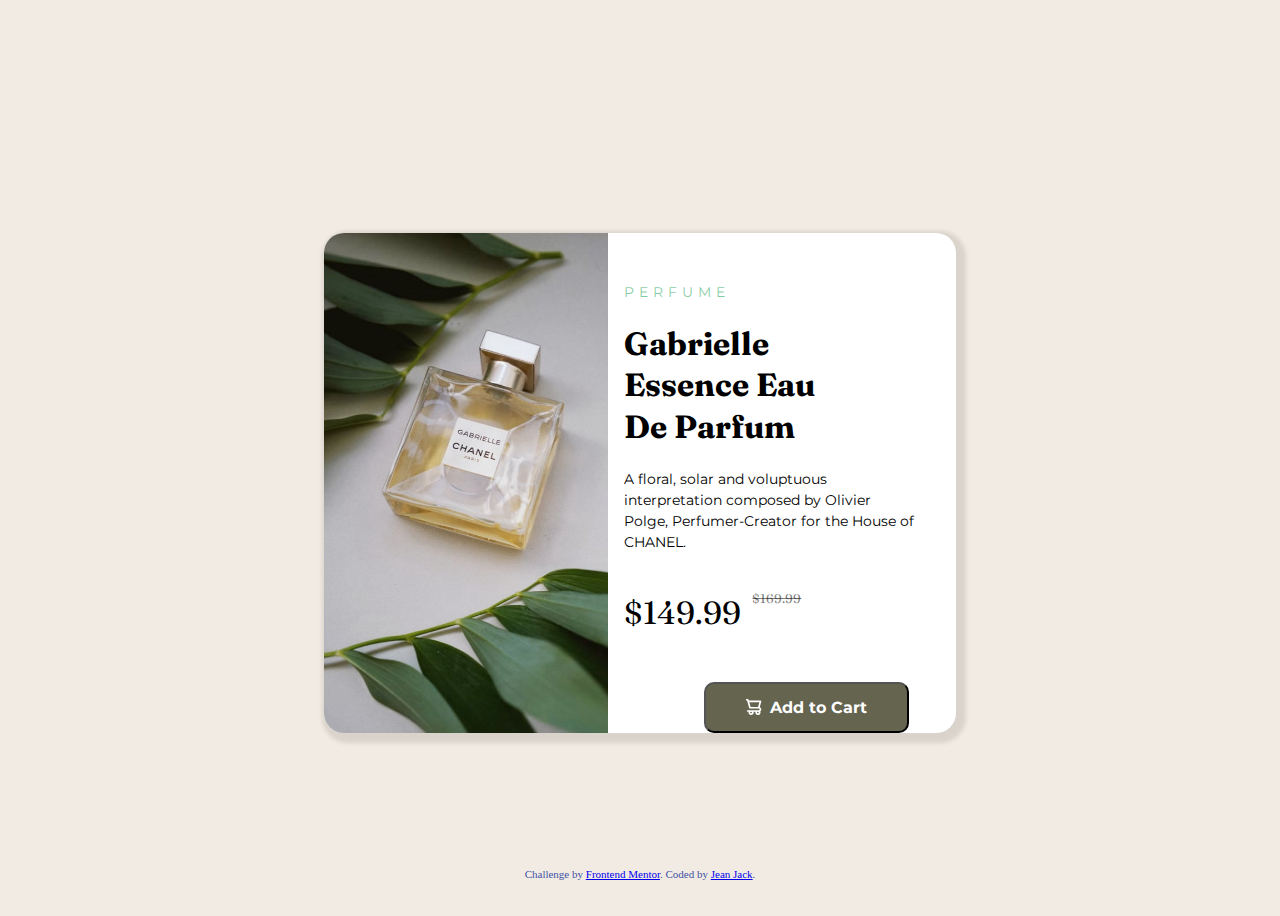
<file: product-preview-card-component-main/index.html>
<!DOCTYPE html>
<html lang="en">
<head>
  <meta charset="UTF-8">
  <meta name="viewport" content="width=device-width, initial-scale=1.0">
  <link rel="icon" type="image/png" sizes="32x32" href="./images/favicon-32x32.png">
  <link href="https://fonts.googleapis.com/css2?family=Montserrat:wght@500&family=Fraunces:opsz,wght@9..144,700&display=swap" rel="stylesheet">
  <link rel="stylesheet" href="style.css">
  <title>Frontend Mentor | Product preview card component</title>
</head>
<body class="card">
  <container>
      <div class="card-box">
      <img class="img-left" src="images/image-product-desktop.jpg"> 
      <div class="card-text">
        <p class="top-text">PERFUME</p>
        <h1 class="principal">Gabrielle <br>Essence Eau<br> De Parfum </h1>
        <p class="texto">A floral, solar and voluptuous interpretation composed by Olivier Polge, 
          Perfumer-Creator for the House of CHANEL.</p>
        <div>
          <div class="preco">
            $149.99 <sup class="preco2">$169.99</sup>
          </div>
        </div>
        <div>
          <button class="botao" type="button">
            <img src="images/icon-cart.svg" width="16" height="16"> Add to Cart
          </button>
        </div>
      </div>  
    </div>
   </div>
  </container>
<div class="footer">
  Challenge by <a href="https://www.frontendmentor.io?ref=challenge" target="_blank">Frontend Mentor</a>. 
  Coded by <a href="#">Jean Jack</a>.
</body>
</html>
</file>
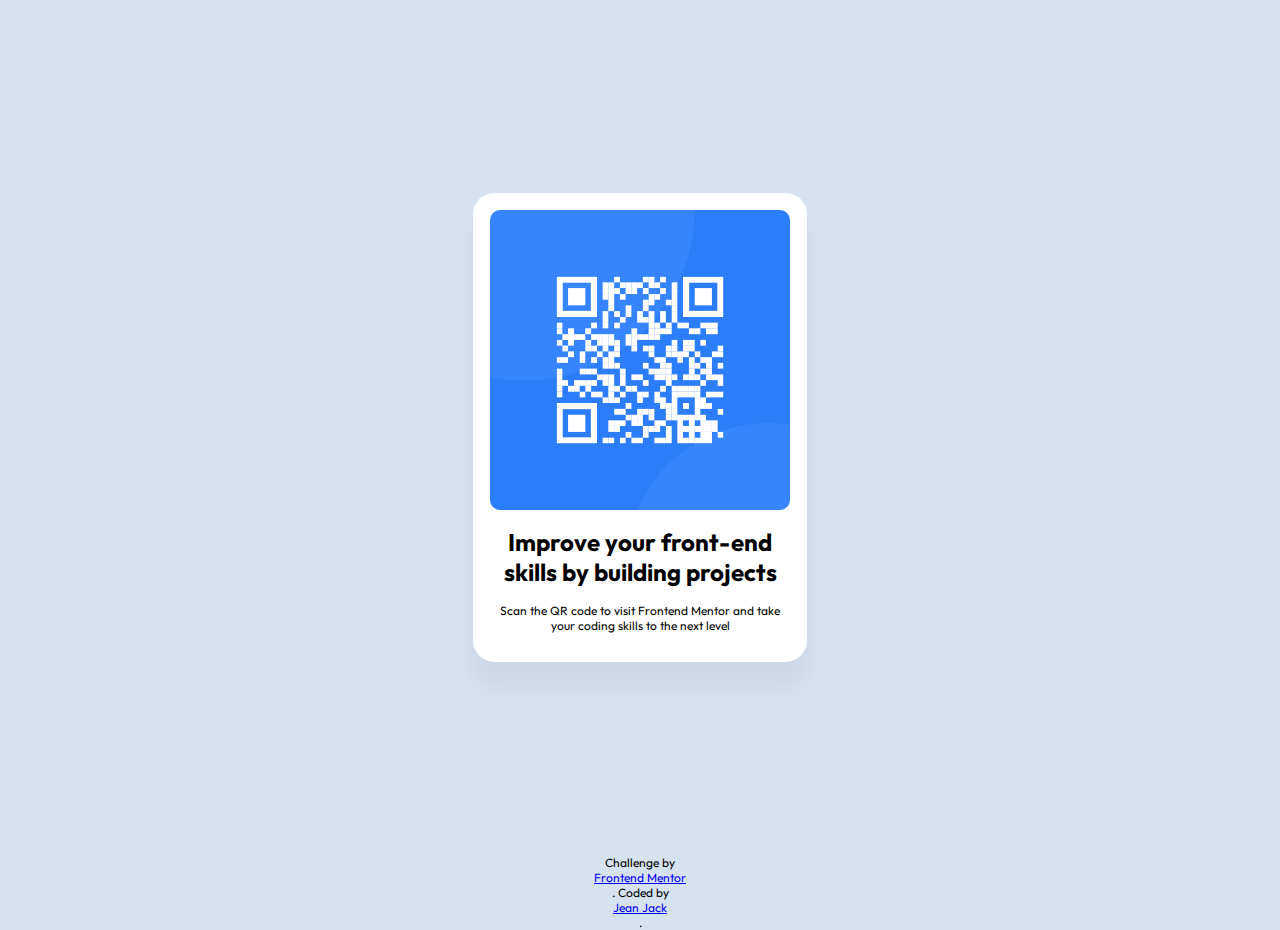
<file: qr-code-component-main/index.html>
<!DOCTYPE html>
<html lang="en">
<head>
  <meta charset="UTF-8">
  <meta name="viewport" content="width=device-width, initial-scale=1.0"> 
  <link rel="icon" type="image/png" sizes="32x32" href="./images/favicon-32x32.png">
  <title>Frontend Mentor | QR code component</title>
  <link rel="stylesheet" href="style.css">
  </head>
<body>

 <main>
  <img src="images/image-qr-code.png" alt="QR image" width="288px" height="288px"> 
    <h1>Improve your front-end skills by building projects</h1>
    <p>Scan the QR code to visit Frontend Mentor and take your coding skills to the next level</p>
 </main>

  

  
  
  
    Challenge by <a href="https://www.frontendmentor.io?ref=challenge" target="_blank">Frontend Mentor</a>. 
    Coded by <a href="https://www.frontendmentor.io/profile/JeanJackcss">Jean Jack</a>.
  
</body>
</html>
</file>
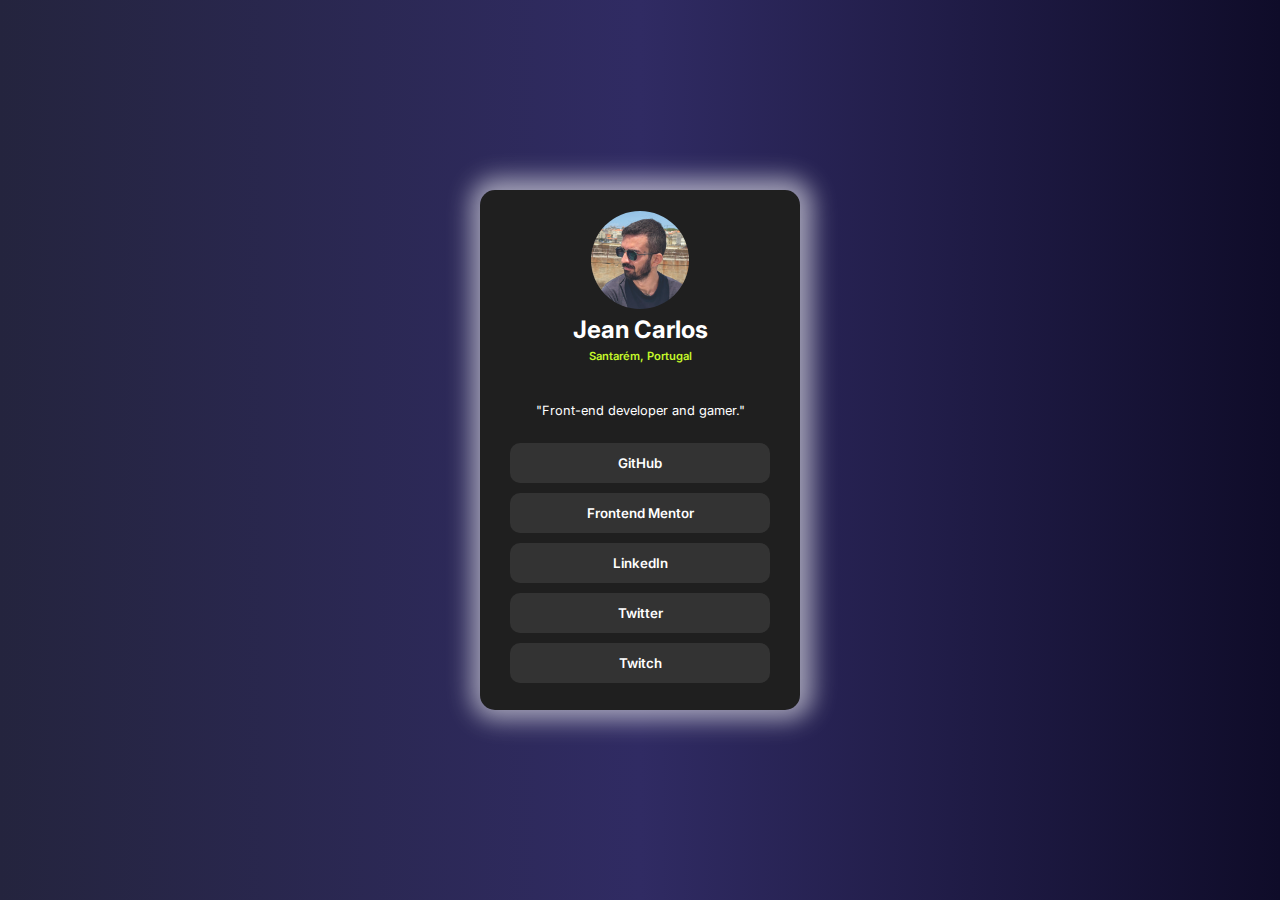
<file: social-links-profile-main/index.html>
<!DOCTYPE html>
<html lang="en">
<head>
  <meta charset="UTF-8">
  <meta name="viewport" content="width=device-width, initial-scale=1.0">
  <link rel="preconnect" href="https://fonts.googleapis.com">
  <link rel="preconnect" href="https://fonts.gstatic.com" crossorigin>
  <link href="https://fonts.googleapis.com/css2?family=Inter:wght@100..900&display=swap" rel="stylesheet">
  <link rel="icon" type="image/png" sizes="32x32" href="./assets/images/favicon-32x32.png">
  <link rel="stylesheet" href="style.css">
  <title>Frontend Mentor | Social links profile</title>

 
</head>
<body>
  <main>
    <section>
      <div class="header">
      <img src="assets/images/avatar-jeAN.jpg" alt="Perfil">
      </div>
      <h2>Jean Carlos</h2>
      <p> Santarém, Portugal</p>
    </section>
    <div class="main-text">
      "Front-end developer and gamer."
    </div>
    <div class="buttons">
      
      <button type="button"><a href="https://github.com/JeanJackcss">GitHub</a></button>
      <button type="button"><a href="https://www.frontendmentor.io/profile/JeanJackcss">Frontend Mentor</a></button>
      <button type="button"><a href="https://www.linkedin.com/in/jeandesousa/">LinkedIn</a></button>
      <button type="button"><a href="https://twitter.com/Jeandajack1">Twitter</a></button>
      <button type="button"><a href="https://www.twitch.tv/jeandajack">Twitch</a></button>
    </div>
   </main>

  </body>
</html>
</file>
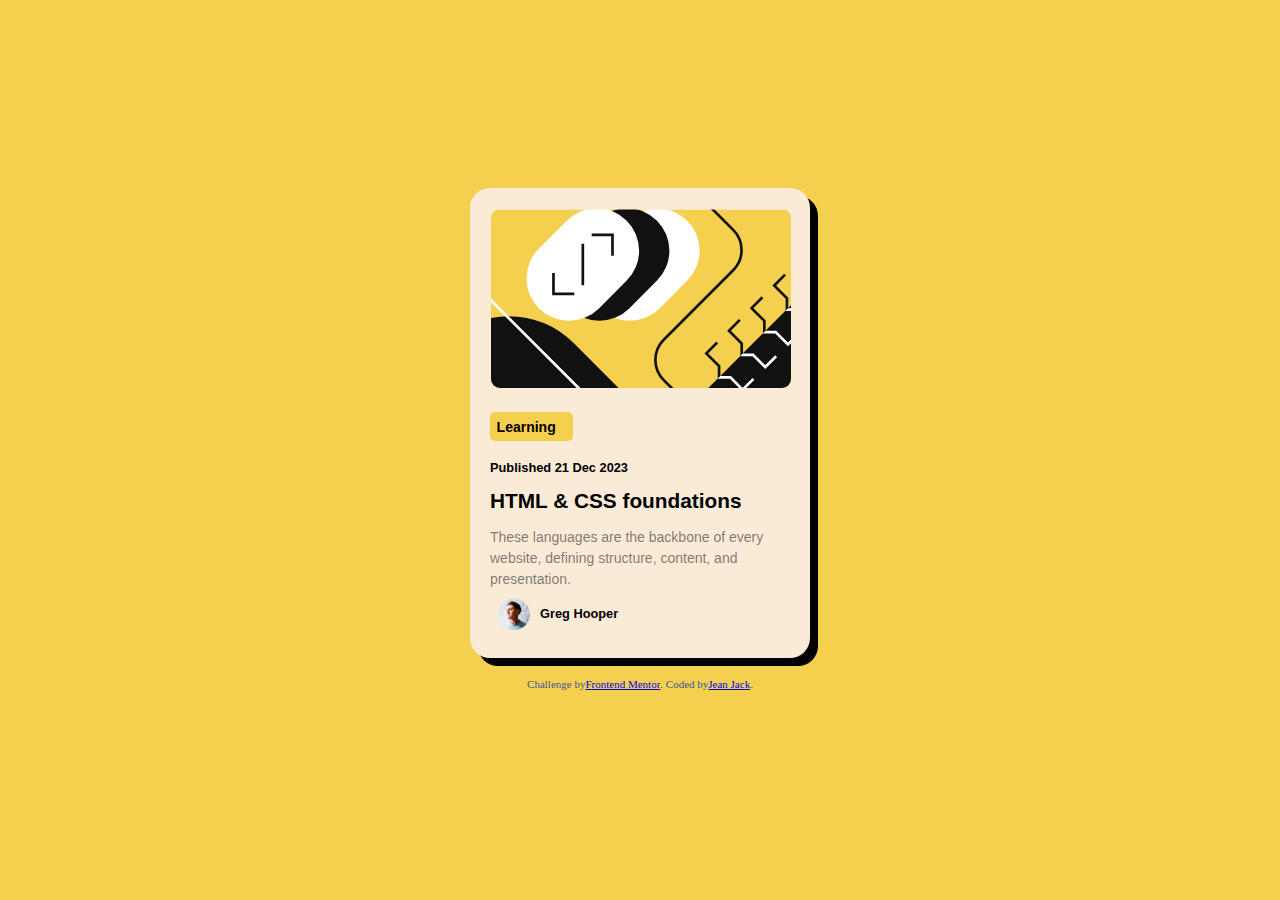
<file: blog-preview-card-main/blog-preview-card-main/index.html>
<!DOCTYPE html>
<html lang="en">
<head>
  <meta charset="UTF-8">
  <meta name="viewport" content="width=device-width, initial-scale=1.0"> <!-- displays site properly based on user's device -->
  <link rel="icon" type="image/png" sizes="32x32" href="./assets/images/favicon-32x32.png">
  <link rel="stylesheet" href="style.css">
  <title>Frontend Mentor | Blog preview card</title>
</head>
  <body>
    <main>
      <div class="container">
      <div>
        <svg class="svg" xmlns="<svg xmlns="http://www.w3.org/2000/svg" width="300" height="auto" fill="none" viewBox="0 0 336 201"><g clip-path="url(#a)"><path fill="#F4D04E" d="M0 .5h336v200H0z"/><rect width="139" height="95" x="87.996" y="77.729" fill="#fff" rx="47.5" transform="rotate(-45 87.996 77.729)"/><rect width="139" height="95" x="54.055" y="77.729" fill="#111" rx="47.5" transform="rotate(-45 54.055 77.729)"/><path fill="#111" d="M234.864 209.036 451.4-7.5l67.175 67.175-216.536 216.536z"/><rect width="139" height="95" x="20.114" y="77.729" fill="#fff" rx="47.5" transform="rotate(-45 20.114 77.729)"/><rect width="204.19" height="270.554" fill="#111" rx="102.095" transform="scale(-1 1) rotate(45 -103.887 14.564)"/><path stroke="#fff" stroke-width="3" d="m6.69-357.5 135.583 135.727c12.481 12.494 12.481 32.737 0 45.231L-45.544 11.475c-12.481 12.494-12.481 32.737 0 45.23L107.088 209.5"/><path stroke="#111" stroke-width="3" d="M69.965 71.719v23.334h23.334M136.079 52.273V28.94h-23.334M102.845 38.838v46.67M210.364-37.5l60.873 60.873c12.497 12.496 12.497 32.758 0 45.254l-77.745 77.746c-12.497 12.496-12.497 32.758 0 45.254l69.872 69.873"/><path stroke="#111" stroke-width="3" d="m253.339 149.574-12.144 12.145 14.256 14.257v12.672h12.673l13.729 13.729 12.145-12.145M278.685 124.228l-12.145 12.145 14.257 14.257v12.673h12.673l13.729 13.729 12.145-12.145M304.031 98.883l-12.145 12.144 14.257 14.257v12.673h12.673l13.729 13.729 12.144-12.145M329.376 73.537l-12.145 12.145 14.257 14.257v12.672h12.673l13.729 13.729 12.145-12.144"/><path stroke="#fff" stroke-width="5" d="m354.722 48.191-12.145 12.145 14.257 14.257v12.673h12.673l13.729 13.729 12.145-12.145"/><mask id="b" width="285" height="285" x="234" y="-8" maskUnits="userSpaceOnUse" style="mask-type:alpha"><path fill="#111" d="M234.864 209.036 451.4-7.5l67.175 67.175-216.536 216.536z"/></mask><g stroke="#fff" mask="url(#b)"><path stroke-width="3" d="m253.339 149.574-12.144 12.145 14.256 14.257v12.672h12.673l13.729 13.729 12.145-12.145M278.685 124.228l-12.145 12.145 14.257 14.257v12.673h12.673l13.729 13.729 12.145-12.145M304.031 98.883l-12.145 12.144 14.257 14.257v12.673h12.673l13.729 13.729 12.144-12.145M329.376 73.537l-12.145 12.145 14.257 14.257v12.672h12.673l13.729 13.729 12.145-12.145"/><path stroke-width="5" d="m354.722 48.191-12.145 12.145 14.257 14.257v12.673h12.673l13.729 13.729 12.145-12.145"/></g></g><defs><clipPath id="a"><path fill="#fff" d="M0 .5h336v200H0z"/></clipPath></defs></svg>
      </div> 

        <h4>Learning</h4>

        <p>Published 21 Dec 2023</p>

        <h1>HTML & CSS foundations</h1>

        <span>These languages are the backbone of every website, defining structure, content, and presentation.</span>
        <div class="container2">
          <div class="perfil">
        <img src="assets/images/image-avatar.webp" width="32px height=32px" >       
            <div class="imageperfil">
              Greg Hooper
            </div>
        </div>
      </div>
      </div>
    </main>

    <footer class="footer">
      Challenge by<a href="https://www.frontendmentor.io?ref=challenge" target="_blank">Frontend Mentor</a>. 
      Coded by <a href="#">Jean Jack</a>.
    </footer>

  </body>
</html>
</file>
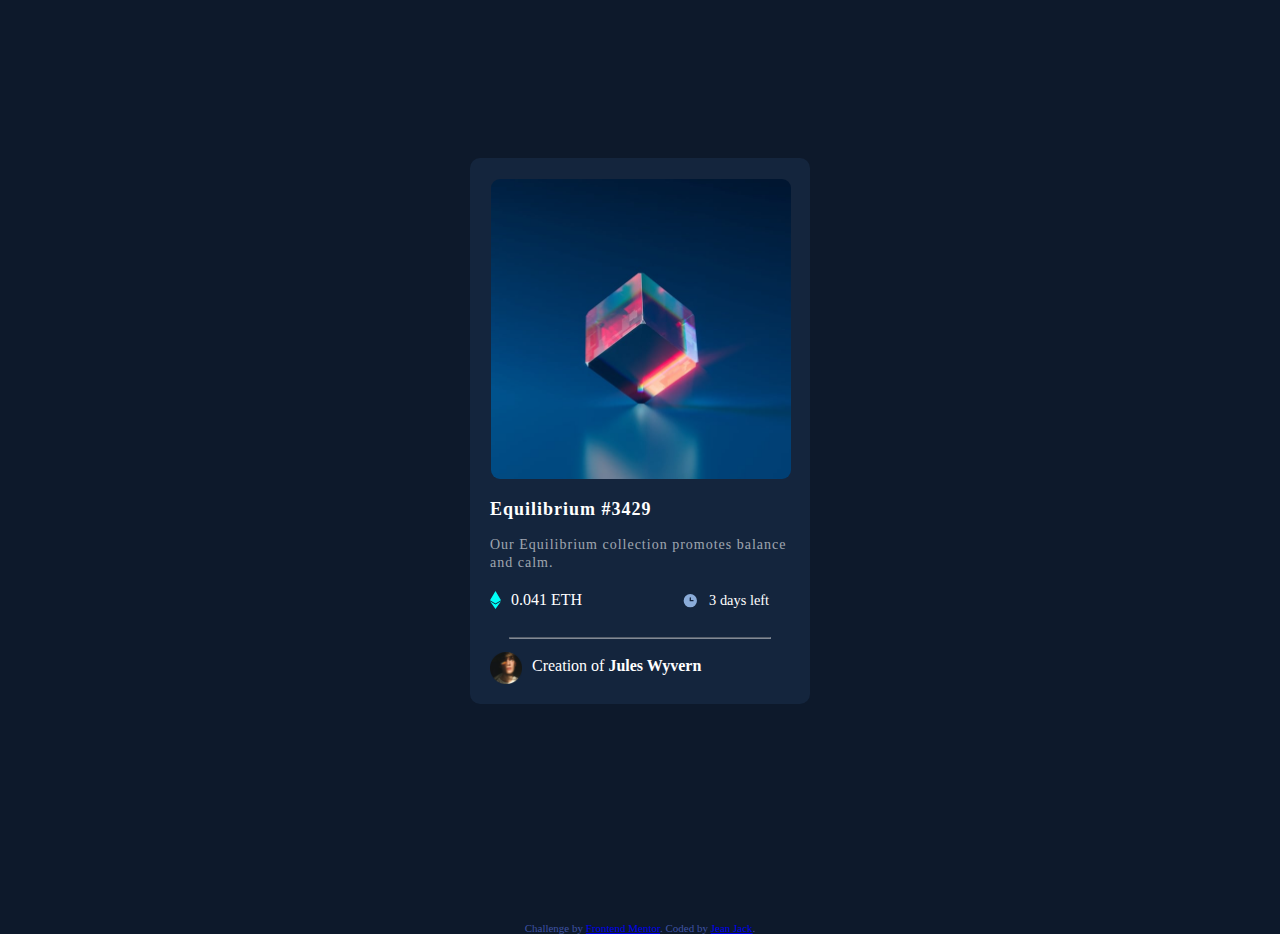
<file: nft-preview-card-component-main/nft-preview-card-component-main/index.html>
<!DOCTYPE html>
<html lang="en">
<head>
  <meta charset="UTF-8">
  <meta name="viewport" content="width=device-width, initial-scale=1.0"> 
  <link rel="icon" type="image/png" sizes="32x32" href="./images/favicon-32x32.png">
  <link rel="stylesheet" href="style.css">
  <title>Frontend Mentor | NFT preview card component</title>
</head>
<body>
  <main>
    <div class="card">
      <div>
        <img class="imagecard" src="images/image-equilibrium.jpg" alt="Card" width="300px">
      </div>

      <h1>Equilibrium #3429</h1>

      <span>Our Equilibrium collection promotes balance and calm.</span>
     
      <div class="preco">
      <div class="preco1">
        <img src="images/icon-ethereum.svg" alt="ethereum icon">
        0.041 ETH
      </div>
      <div class="preco2">
        <img src="images/icon-clock.svg" alt="clock icon">
        3 days left
      </div>
     </div>
     
      <hr>
      <div class="perfil">
        <div class="icon"> </div>
        <img src="images/image-avatar.png" width="32px" alt="AVATAR">
        <div class="icontext">
          Creation of <bolder>Jules Wyvern</bolder>
        </div>
       </div>
      
      </div>
    </main>
    
      <footer class="footer">
    Challenge by <a href="https://www.frontendmentor.io?ref=challenge" target="_blank">Frontend Mentor</a>. 
    Coded by <a href="#">Jean Jack</a>.
  </footer>
</body>
</html>
</file>
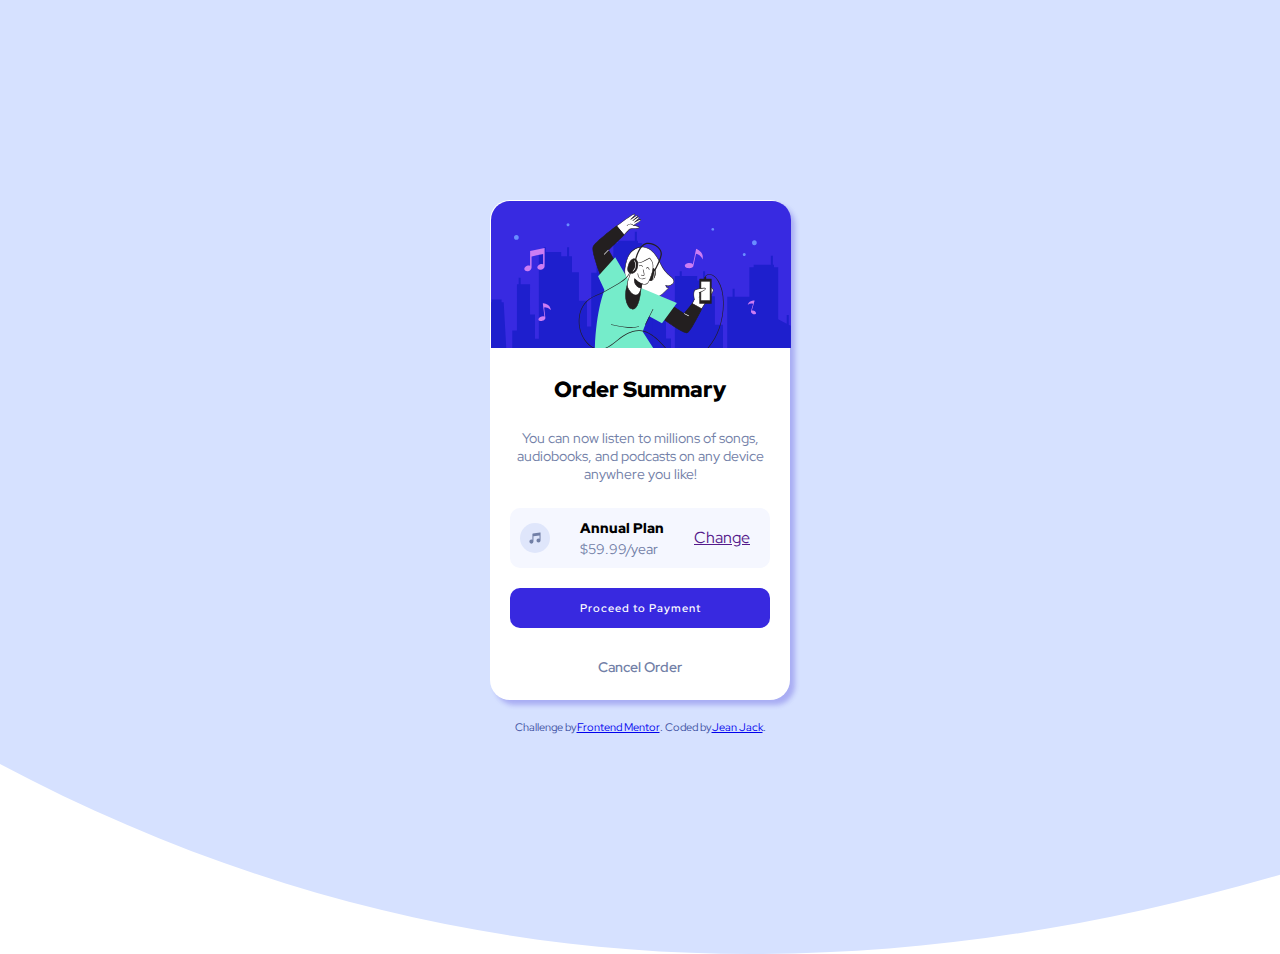
<file: order-summary-component-main/order-summary-component-main/index.html>
<!DOCTYPE html>
<html lang="en">
<head>
  <meta charset="UTF-8">
  <meta name="viewport" content="width=device-width, initial-scale=1.0"> <!-- displays site properly based on user's device -->
  <link rel="preconnect" href="https://fonts.googleapis.com">
  <link rel="preconnect" href="https://fonts.gstatic.com" crossorigin>
  <link href="https://fonts.googleapis.com/css2?family=Figtree:ital,wght@0,600;1,600&family=Red+Hat+Display:ital,wght@0,300..900;1,300..900&display=swap" rel="stylesheet">
  <link rel="icon" type="image/png" sizes="32x32" href="./images/favicon-32x32.png">
  <link rel="stylesheet" href="style.css">
  <title>Frontend Mentor | Order summary card</title>

 
</head>
<body>
  <main>
    <div class="main">
      <div>
        <img class="container" src="images/illustration-hero.svg" alt="card music" width="300px">
      </div>
        <h1>Order Summary</h1>

        <p>You can now listen to millions of songs, audiobooks, and podcasts on any 
        device anywhere you like!
        </p>
        <div class="preco">
          <img class="preco1" src="images/icon-music.svg" alt="icon music" width="30px">
          
          <div class="boxtexto">
          <span class="texto">Annual Plan</span>
          <span class="texto2">$59.99/year</span>
          </div>    
        <div>
          <a class="botao-change" href="">Change</a>
        </div>
        </div>
          <div class="pagamento">
            <button class="botao"  type="button">Proceed to Payment
            </button>
            
            <div class="cancel">Cancel Order

            </div>
          </div>
      </div>
  </main>
  
  <footer class="footer">
    Challenge by <a href="https://www.frontendmentor.io?ref=challenge" target="_blank">Frontend Mentor</a>. 
    Coded by <a href="#">Jean Jack</a>.
  </footer>
</body>
</html>
</file>
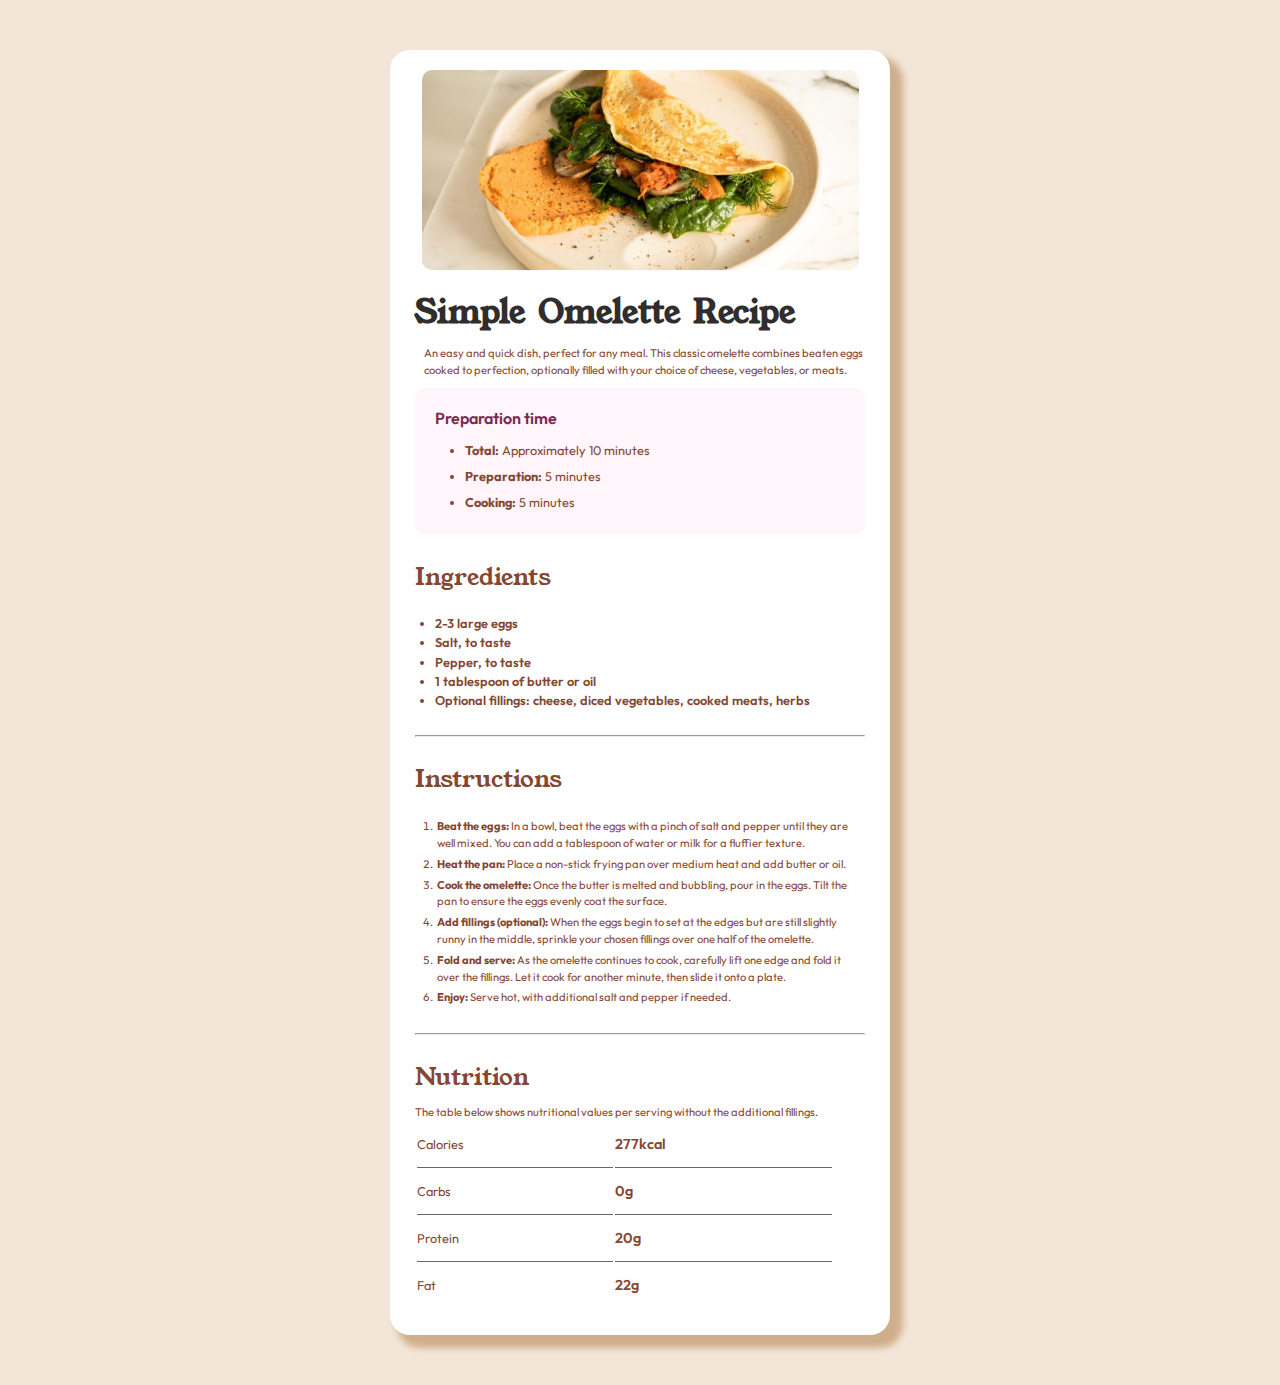
<file: recipe-page-main/recipe-page-main/index.html>
<!DOCTYPE html>
<html lang="en">
<head>
  <meta charset="UTF-8">
  <meta name="viewport" content="width=device-width, initial-scale=1.0"> <!-- displays site properly based on user's device -->
  <link rel="preconnect" href="https://fonts.googleapis.com">
  <link rel="preconnect" href="https://fonts.gstatic.com" crossorigin>
  <link href="https://fonts.googleapis.com/css2?family=Outfit:wght@100..900&family=Young+Serif&display=swap" rel="stylesheet">
  <link rel="icon" type="image/png" sizes="32x32" href="./assets/images/favicon-32x32.png">
  <link rel="stylesheet" href="style.css">
  <title>Frontend Mentor | Recipe page</title>
</head>
<body>
<main>
  <!-- IMAGEM, RECEITA E PREVIEW -->
  <section class="header">
    <div class="image-header">
      <img src="assets/images/image-omelette.jpeg" alt="">
    </div>
    <div class="text-header"> 
    <h1>Simple Omelette Recipe</h1>
    <p> An easy and quick dish, perfect for any meal. This classic omelette combines beaten eggs cooked 
      to perfection, optionally filled with your choice of cheese, vegetables, or meats.
    </p>
  </div>
  </section>
  <section class="time">
    <div class="container-time">
      <h3>Preparation time</h3>
        <ul>
         <li><strong>Total:</strong> Approximately 10 minutes</li>
          <li><strong>Preparation:</strong> 5 minutes</li>
         <li><strong>Cooking:</strong> 5 minutes</li>
        </ul>
    </div>
  </section>
  <section class="container-ingredients">

      <h2>Ingredients</h2>
      <ul>
        <li>2-3 large eggs</li>
        <li>Salt, to taste</li>
        <li>Pepper, to taste</li>
        <li>1 tablespoon of butter or oil</li>
        <li>      Optional fillings: cheese, diced vegetables, cooked meats, herbs</li></ul>
      
  </section>
  <hr class="quebra">

  <section class="container-instructions">
    
    <h2>Instructions</h2>

    <ol>
      <li>
        <strong>Beat the eggs:</strong> In a bowl, beat the eggs with a pinch of salt and pepper until they are well mixed. 
        You can add a tablespoon of water or milk for a fluffier texture.
      </li>
      <li>
        <strong>Heat the pan:</strong> Place a non-stick frying pan over medium heat and add butter or oil.
      </li>
      <li>
        <strong>Cook the omelette:</strong> Once the butter is melted and bubbling, pour in the eggs. Tilt the pan to ensure 
        the eggs evenly coat the surface.
      </li>
      <li>
        <strong>Add fillings (optional):</strong> When the eggs begin to set at the edges but are still slightly runny in the 
        middle, sprinkle your chosen fillings over one half of the omelette.
      </li>
      <li>
        <strong>Fold and serve:</strong> As the omelette continues to cook, carefully lift one edge and fold it over the 
        fillings. Let it cook for another minute, then slide it onto a plate.
      </li>
      <li>
        <strong>Enjoy:</strong> Serve hot, with additional salt and pepper if needed. 
      </li>
    </ol>
  </section>
  <hr>
  <section class="container-nutrition">
    <h2>Nutrition</h2>

    <p> The table below shows nutritional values per serving without the additional fillings.</p>
    <div>
      <table class="table">
        <table>
          <tr>
            <td>Calories</td>
            <td class="tabela">277kcal</td>
          </tr>
          <tr>
            <td>Carbs</td>
            <td class="tabela">0g</td>
          </tr>
          <tr>
            <td>Protein</td>
            <td class="tabela">20g</td>
          </tr>
          <tr>
            <td>Fat</td>
            <td class="tabela">22g</td>
          </tr>
        </table>

      </table>
    <!-- <table >
      <tr class="table">
      <td>Calories
        277kcal</td>
      <td>Carbs
        0g</td>
      <td>Protein
        20g</td>
      <td>Fat
        22g</td>
      </tr>
    </table> -->
  </div>
  </section>
  
</main>
  
</body>
</html>
</file>
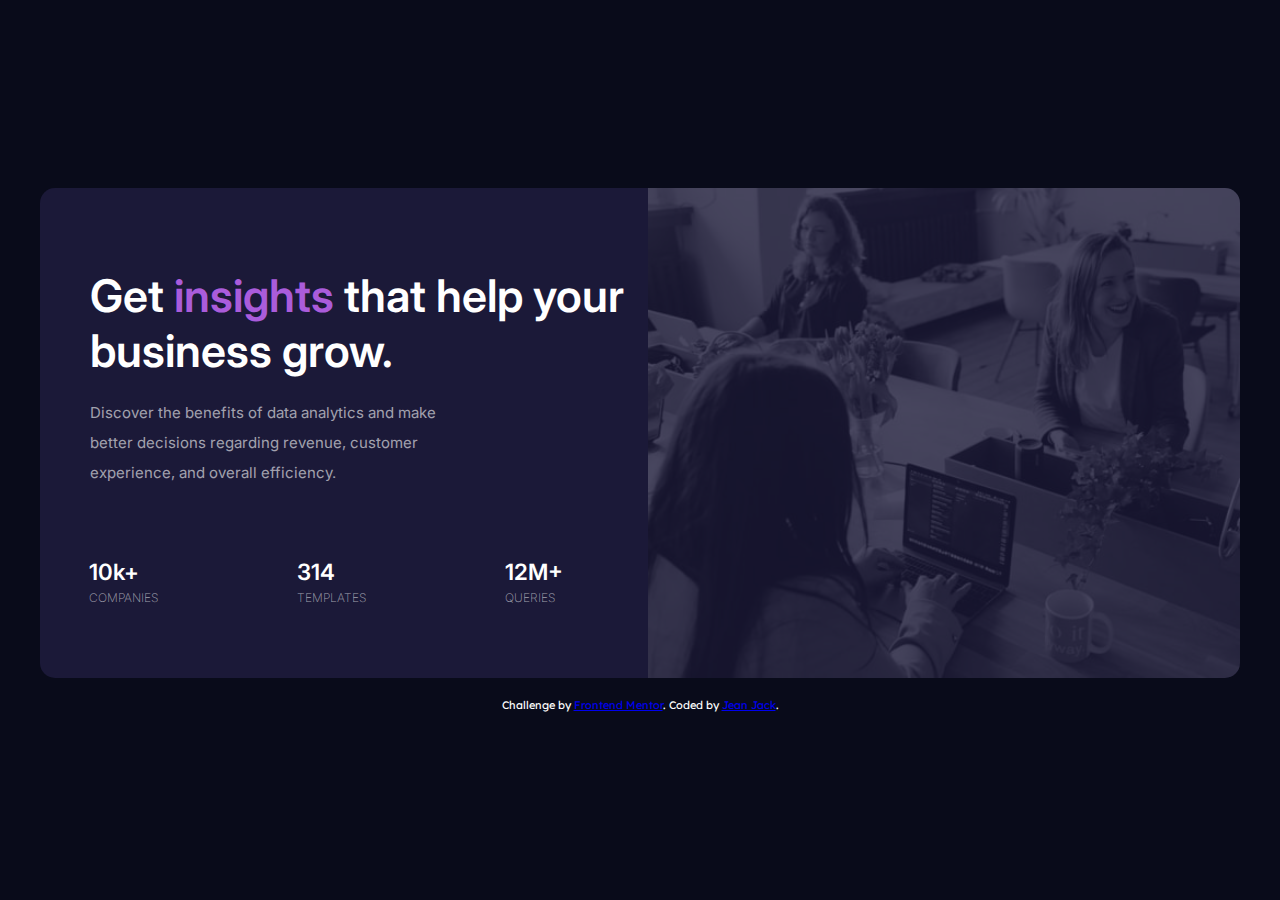
<file: stats-preview-card-component-main/stats-preview-card-component-main/index.html>
<!DOCTYPE html>
<html lang="en">
<head>
  <meta charset="UTF-8">
  <meta name="viewport" content="width=device-width, initial-scale=1.0"> <!-- displays site properly based on user's device -->
  <link rel="preconnect" href="https://fonts.googleapis.com">
  <link rel="preconnect" href="https://fonts.gstatic.com" crossorigin>
  <link href="https://fonts.googleapis.com/css2?family=Inter:wght@100..900&family=Lexend+Deca:wght@100..900&display=swap" rel="stylesheet">
  <link rel="icon" type="image/png" sizes="32x32" href="./images/favicon-32x32.png">
  <link rel="stylesheet" href="style.css">
  <title>Frontend Mentor | Stats preview card component</title>

 
</head>
<body>
  <main>
    <section class="section">
      <div class="container">
        <h1>Get <span>insights</span> that help your business grow.</h1>
        <pre> 
          Discover the benefits of data analytics and make 
          better decisions regarding revenue, customer 
          experience, and overall efficiency.
        </pre>
        
        <div class="number-table">
          <div class="table">
            <h4 class="numbers">10k+ </h4>
            <p>companies</p>
          </div>
          <div class="table">
            <h4 class="numbers">314</h4>
            <p>templates</p>
          </div>
          <div class="table">
            <h4 class="numbers">12M+</h4>
            <p>queries</p>
          </div>
        </div>

        <div class="card">
          <img src="images/image-header-desktop.jpg" alt="Photo of a Group">
        </div>
      </div>
    </section>
    
    <footer class="footer">
      Challenge by <a href="https://www.frontendmentor.io?ref=challenge" target="_blank">Frontend Mentor</a>. 
      Coded by <a href="#">Jean Jack</a>.
    </footer>
  </main>
</body>
</html>
</file>
<file: product-preview-card-component-main/style.css>
@import url('https://fonts.googleapis.com/css2?family=Montserrat:wght@500&display=swap');
@import url('https://fonts.googleapis.com/css2?family=Montserrat:wght@500&family=Fraunces:opsz,wght@9..144,700&display=swap');

    

/* Card */

.card {
    display: flex;
    border-radius: 20px;
    justify-content: center;
    align-items: center;
    min-height: 100vh;
    margin: 0.5em;
    background-color: hsl(30, 38%, 92%);
  }
  
  .card-box {
    background-color: white;
    margin-top: 10rem;
    display: flex;
    border-radius: 20px;
    width: 50%;
    margin: 50px auto 0;
    padding: 0;
    box-shadow: 4px 4px 4px 6px rgba(0, 0, 0, 0.1);
}

.img-left {
    display: flex;
    border-radius: 20px 0 0 20px;
    width: 45%;
    object-fit: cover;
}

.card-text {
    padding-left: 1em;
    text-align: left;
}

/*  ---- TEXTOS ---- */

.top-text {
    margin-top: 50px;
    font-family: 'Montserrat', sans-serif;
    letter-spacing: 5px;
    font-size: 14px;
    color: rgba(2, 156, 71, 0.5);
    
}

.principal {
    line-height:  1.3;
    display: flex;
    font-family: 'Fraunces', serif;

    
}

.texto {
    font-family: 'Montserrat', sans-serif;
    text-align: left; 
    font-size: 14px;
    line-height: 1.5; 
    margin-top: 20px; 
    margin-right: 40px;
    margin-bottom: 20px; 
  }


.preco {
    margin-top: 20px;
    display: flex;
    font-family: 'Fraunces', serif;
    font-size: 2rem;
    position: relative; 
    display: inline-block; 
    
  }
  
  .preco2 {
    display: flex;
    font-family: 'Fraunces', serif;
    position: absolute;
    top: -3px; 
    right: -60px;
    font-size: 0.8rem;
    color: rgba(0, 0, 0, 0.5);
    text-decoration: line-through;
    
  }

/*   ---  BOTAO --- */ 

.botao {
   margin-left: 80px;
    margin-top: 50px;
    font-size: 1rem;
    font-family: 'Montserrat', sans-serif;
    font-weight: 700;
    border-radius: 10px;
    padding: 14px 40px;
    background-color: hsl(60, 12%, 35%);  
    color: #fff;
    display: flex;
    align-items: center;
   
}

.botao img {
    margin-right: 8px;
}

.botao:hover {
    background-color: hsl(60, 12%, 25%);
  }

/* --- FOOTER --- */

.footer {
    position: absolute;
    bottom: 0;
    padding: 20px 0;
    display: block;
    font-size: 11px;
    text-align: center;
    color: hsl(228, 45%, 44%); 
    }
</file>
<file: qr-code-component-main/style.css>
/* FONTES */

@font-face {
    font-family: Outfit ;
    font-style: normal;
    font-weight: 400;
    font-display: swap;
    src: url(Outfit-Regular.ttf);
}

@font-face {
    font-family: Outfit ;
    font-style: normal;
    font-weight: 700;
    font-display: swap;
    src: url(Outfit-Bold.ttf);
}

/* Base Styles */

*::before,
*::after {
    box-sizing: border-box;
}

body {
    margin: unset;
    -webkit-text-size-adjust: none;
    text-size-adjust: none;
    background-color: hsl(212, 45%, 89%);
    font-family: 'Outfit';   
    font-size: 12px;
    min-height: 100vh;
    display: grid;
    grid-template-rows: 95% 1fr;
    place-items: center;
}

img {
    max-width: 100%;
    width: 300px;
    height: auto;
    display: block;
    border-radius: 10px;
}


/* QR CARD */

main {
    background-color: white;
    max-width: 300px;
    padding: 1.075rem;
    border-radius: 1.35rem;
    box-shadow: 0 1.6rem 1.6rem hsla(0, 0%, 0%, 0.05);
    text-align: center;
    margin: 1.075rem;
}
</file>
<file: social-links-profile-main/style.css>
/* DEFAULTS */

* {
    margin: 0;
    padding: 0;
    box-sizing: border-box;
    font-family: "Inter", sans-serif;
       
    
}

body {
    
    display: flex;
    justify-content: center;
    align-items: center;
    min-height: 100vh;
    background: #0f0c29;
    background: -webkit-linear-gradient(to right, #24243e, #302b63, #0f0c29);  
    background: linear-gradient(to right, #24243e, #302b63, #0f0c29); 
    
}

main {
    
    background-color: hsl(0, 0%, 12%);
    border-radius: 15px;
    width: 320px;
    height: 520px;
    box-shadow: 2px -1px 23px 11px rgba(255,255,255,0.56);}

main h2 {
    color: white;
    text-align: center;
    padding: 5px;
}

main p {

    color: hsl(75, 94%, 57%);
    font-size: 0.7em;
    text-align: center;
    font-weight: 600;

}

.main-text {

    color: white;
    text-align: center;
    font-size: 0.8em;
    margin: 20px auto;
}

section {
    display: flexbox;
    align-items: center;
    justify-content: center;
    padding: 20px;   
       
}

.header {
    display: flex;
    align-items: center;
    justify-content: center;
}

img {
    
    width: 100px;
    border: 1px solid transparent;
    border-radius: 50px;
   
}
.buttons {
    display: flex;
    align-content: center;
    flex-direction: column;
    
    align-items: center;
   
   }

a {
    text-decoration: none;
    color:inherit;
    
}

button {
    font-weight: 600;
    border: 0;
    background: hsl(0, 0%, 20%);
    color: white;
    width: 260px;
    height: 40px;
    padding: 10px;
    overflow: visible;
    border-radius: 10px;
    margin: 5px;
    
}

 button:hover {
    color: black;
    background-color: hsl(75, 94%, 57%) ;
}
</file>
<file: blog-preview-card-main/blog-preview-card-main/style.css>
/* ----- PRINCIPAL ----- */


body {
    background-color: hsl(47, 88%, 63%);
    font-size: 16px;
    display: flex;
    flex-direction: column;
    align-items: center;
    justify-content: space-between;
    padding: 180px;
    
}

.container {
    background-color: antiquewhite;
    padding: 20px;
    height: auto;
    width: 300px;
    border-radius: 20px;
    box-shadow: 8px 8px 0px 0px;
    display: block;
   
}

main {
    display: flex;
    align-items: center;
}

/* ----- IMAGEM EM SVG -----  */

.svg {
    border: 1px solid transparent;
    border-radius: 10px;
}

/* ------- TEXTOS ------  */
p {
    font-family: "Figtree", sans-serif;
    font-weight: 600;
    font-size: 0.8em;
}

h4 {
    border: 1px solid transparent;
    border-radius: 5px;
    background-color: hsl(47, 88%, 63%);
    padding: 0.4em;
    width: 70px;
    font-family: "Figtree", sans-serif;
    font-weight: 800;
    font-size: 14px;
    
}

h1 {
    font-family: "Figtree", sans-serif;
    font-size: 1.3em;
    font-weight: 800;
}

span {
    border: none;
    font-family: "Figtree", sans-serif;
    font-size: 14px;
    font-weight: 300;
    line-height: 1.5em;
    color: rgba(0, 0, 0, 0.5);
}

/*  ----- PERFIL ----- */


.container2 {
    display: flex;
    align-items: center;
}

.perfil {
    
    padding: 8px;
    display: flex;
    align-items: center;
    
        
}

.imageperfil {
    margin-left: 10px;
    font-size: 0.8em;
    font-family: "Figtree", sans-serif;
    font-weight: 800;
}


/* ----- FOOTER ----- */


.footer {
display: flex;
align-content: center;
padding: 20px;
text-align: center;
font-size: 11px; 
text-align: center; 
color: hsl(228, 45%, 44%); 
}
</file>
<file: nft-preview-card-component-main/nft-preview-card-component-main/style.css>
/* BACKGROUND */

 body {
   background: hsl(217, 54%, 11%);
   color: white;
   font-family: 'Outfit';
   padding: 150px;
   position: relative;
   display: flex;
	align-items: center;
	justify-content: center;
    
 }


 .card {
    background: hsl(216, 50%, 16%);
    width: 300px;
    height: auto;
    display: block;
    align-items: center;
    padding: 20px;
    border-radius: 10px;

 }

 .imagecard {
    border: 1px solid transparent;
    border-radius: 10px;
 }

 /* TEXTOS */

 h1 {
    color: white;
    font-size: 18px;
    font-weight: 600;
    line-height: 1.5em;
    letter-spacing: 1px;
 }
 
 span {

    color: rgba(255, 255, 255, 0.603);
    font-size: 14px;
    font-weight: 300;
    letter-spacing: 1px;
    padding-bottom: 20px;
 }

.preco {
   padding-top: 20px;
   padding-bottom: 20px ;
   display: flex;
	align-items: center;
   

   
   }

.preco1, .preco2 {
   display: flex;
	align-items: center;
  
  
}

 .preco1 img, .preco2 img {
   margin-right: 10px;
 }     


 .preco2 {
   padding-left: 100px;
   font-weight: lighter;
   font-size: 0.9em;
   
  
 }  

 hr {
   color: white;
   width: 260px;
   opacity: 0.5;
 
   
   
   
 }

.perfil {
   padding-top: 5px;
   display: flex;
   font-weight:lighter
   
}

.icontext {
   padding-left: 10px;
   padding-top: 5px;
  
}

bolder {
   font-weight: 600;
}

/* FOOTER */

.footer { 
   position: absolute;
   bottom: -80px;
   width: 100%;
   display: block;
   text-align: center;
   font-size: 11px; 
   color: hsl(228, 45%, 44%); }
</file>
<file: order-summary-component-main/order-summary-component-main/style.css>
* {
    padding: 0;
    margin: 0;
    border: 0;
    font-family: "Red Hat Display", sans-serif;
}

body {
    background-image: url(images/pattern-background-desktop.svg);
    background-repeat: no-repeat;
    background-size: cover;
    margin: 200px;
    display: flex;
    flex-direction: column;
    align-items: center;
    
     
}

.main {
    background-color: white;
    width: 300px;
    height: 500px;
    border-radius: 20px;
    box-shadow: 5px 5px 5px hsla(245, 70%, 49%, 0.274) ;
    
}

.container {
    border: 1px solid transparent;
    border-radius: 20px 20px 0 0;
    
}


h1 {
    padding: 20px;
    text-align: center;
    font-size: 1.4rem;
    font-weight: 900;
}

p {
    color: hsl(224, 23%, 55%);
    display: flex;
    font-weight: 400;
    font-size: 14px;
    padding: 5px 10px;
    text-align: center;
    align-items: center;
    margin-bottom: 20px;

       
}

.preco {
    margin: auto;
    background-color: hsl(225, 100%, 98%);
    border-radius: 10px;
    display: flex;
    justify-content: space-between;
    align-items: center;
    width: 260px;
    height: 60px;
    
    
  }
  
  .text.preco {
    display: flex;
    text-align: center;
    justify-content: center;
    flex-grow: 1;
  }
  
  .preco1 {
    margin: 10px;
    align-items: center; 
  }
  
  .preco1 img {
    margin-right: 10px;
  }
  
  .botao-change {
    
    margin-right: 20px;
    align-items: center;
    align-content: center;
    text-decoration: underline;

  }

  .botao-change:hover {

    font-weight: 800;
    text-decoration: none; 
  }

.boxtexto {
    display: block;
    margin-left: 20px;
    align-items: center;
    justify-content: center;
}

.texto {
    font-size: 14px;
    font-weight: 900;
    display: inline;
    justify-content: center;
}

.texto2 {
    color: hsl(224, 23%, 55%);
    line-height: 5px;
    font-size: 14px;
    font-weight: 400;
    display: inline;
    flex-grow: 2;
    
    
}
.pagamento {
  display: flex;
  flex-direction: column;
  align-items: center;
}

.botao {
  margin-top: 20px;
  height: 40px;
  width: 260px;
  border: 1px;
  line-height: 2.5;
  padding: 0 20px;
  font-size: 0.7rem;
  font-weight: 600;
  letter-spacing: 1px;
  text-align: center;
  color: #fff;
  border-radius: 10px;
  background-color: hsl(245, 75%, 52%);

  
}

.botao:hover {
    
    background-color: hsl(245, 71%, 39%);
    
   
  }

  .cancel {
    margin-top:  30px;
    font-weight: 600;
    color: hsl(224, 23%, 55%);
    font-size: 14px;
  }

  .cancel:hover {
    border: 1px solid white;
    color: hsl(0, 0%, 0%);
   text-shadow: 5px hsla(245, 70%, 49%, 0.274);
  }

.footer {
    width: auto;
    display: flex;
    flex-direction: row;
    margin: 20px;
    font-size: 11px; text-align: center;
     color: hsl(228, 45%, 44%); 
    

}


@media only screen and (max-width: 375px) {

}

@media only screen and (min-width: 1440px) {
  
}
</file>
<file: recipe-page-main/recipe-page-main/style.css>
/* MAIN */

* {
    margin: 0;
    padding: 0;
    box-sizing: border-box;
    
}

body {

    background-color: #f3e6d8;
    min-height: 100vh;
    padding: 50px;
    display: flex;
    justify-content: center;
    align-items: center;
    font-size: 16px;
    
}

main {
    height: auto;
    width: 500px;
    background-color: white;
    border-radius: 20px;
    box-shadow: 10px 10px 7px 3px rgba(207,174,139,1);


}

.image-header {
    display: flex;
    align-items: center;
    justify-content: center;
    padding: 20px;
}

.image-header img {
    width: 95%;
    border-radius: 10px
}
 
/* TEXTO HEADER */

.text-header {
text-align: left;
margin-left: 24px;
}

h1 {
    font-weight: 800;
    word-spacing: 5px;
    font-family: 'Young Serif', sans-serif;
    color: hsl(24, 5%, 18%);
}

.text-header p {
    color: hsl(14, 45%, 36%);
    padding: 10px;
    text-align: left;
    line-height: 1.5em;
    font-size: 0.7em;
    font-family: 'Outfit', sans-serif;
}

.time {
    display: flex;
    justify-content: left;
    align-items: center;
    margin: 0 auto;
    padding: 20px;
    width: 90%;
    background-color: hsl(330, 100%, 98%);
    border-radius: 10px;
    
}


.container-time h3 {
    color: hsl(332, 51%, 32%);
    font-size: 1em;
    font-family: 'Outfit', sans-serif;
    font-weight: 600;
    padding-bottom: 10px;
}

.container-time ul {
    font-family: 'Outfit', sans-serif;
    font-size: 0.8em;
    line-height: 2em;
    color: hsl(14, 45%, 36%);
    padding-left: 30px;
}

    
.container-ingredients {
    display: block;
    padding: 25px;
}

.container-ingredients h2 {
    font-family: 'Young Serif', sans-serif;
    font-weight: 400;
    color: hsl(14, 45%, 36%);
    padding-bottom: 20px;
}

.container-ingredients ul {
    font-family: 'Outfit', sans-serif;
    font-size: 0.8em;
    font-weight: 600;
    line-height: 1.5em;
    color: hsl(14, 45%, 36%);
    margin-left: 20px;

}

hr {
    background-color: hsla(32, 10%, 34%, 0.123);
    margin: 0 auto;
    width: 90%;
}

.container-instructions {
    display: block;
    padding: 25px;
}


.container-instructions h2 {
    font-family: 'Young Serif', sans-serif;
    font-weight: 400;
    color: hsl(14, 45%, 36%);
    padding-bottom: 20px;
}

.container-instructions ol {
    font-family: 'Outfit', sans-serif;
    font-size: 0.7em;
    font-weight: 400;
    line-height: 1.5em;
    color: hsl(14, 45%, 36%);
    margin-left: 20px;
}

.container-instructions li {
    padding: 2px;
}

.container-nutrition {
    display: block;
    padding: 25px;
}

.container-nutrition h2 {
    font-family: 'Young Serif', sans-serif;
    font-weight: 400;
    color: hsl(14, 45%, 36%);
    padding-bottom: 10px;
}

.container-nutrition p {
    color: hsl(14, 45%, 36%);
    line-height: 1.5em;
    font-size: 0.7em;
    font-family: 'Outfit', sans-serif;
}


table{
    width: 93%;
    color: hsl(14, 45%, 36%);
    line-height: 1.5em;
    font-size: 1em;
    
}
td {
    color: hsl(14, 45%, 36%);
    line-height: 1.5em;
    font-size: 0.8em;
    font-weight: 400;
    font-family: 'Outfit', sans-serif;
    padding: 0.7rem 0 0.7rem 0;
    border-bottom: 1px solid rgb(103, 103, 103);
    
}
tr:last-child td{
    border: none;
}

.tabela {

    color: hsl(14, 45%, 36%);
    line-height: 1.5em;
    font-size: 0.9em;
    font-weight: 600;
    font-family: 'Outfit', sans-serif;
}
@import url('https://fonts.googleapis.com/css2?family=Outfit:wght@100..900&family=Young+Serif&display=swap')
</file>
<file: stats-preview-card-component-main/stats-preview-card-component-main/style.css>
* {
    margin: 0;
    padding: 0;
    box-sizing: border-box;
}

body {
    background: hsl(233, 47%, 7%);
    min-height: 100vh;
    display: flex;
    justify-content: center;
    align-items: center;
    font-size: 15px;
    font-family: "Lexend Deca", sans-serif;
    color: white;
}

.container {
    border-radius: 15px;
    background: hsl(244, 38%, 16%);
    width: 1200px;
    display: block;
    columns: 2;
    
}

h1 {
    font-family: "Inter", sans-serif;
    font-size: 3em;
    font-weight: 600;
    padding-left: 50px;
    padding-bottom: 60px;
    padding-top: 60px;
    margin-top: 20px;
    height: 1rem;
}

span {
    color: hsl(277, 64%, 61%);
}

pre {
    color: hsla(0, 0%, 100%, 0.6);
    
    display: flex;
    flex-direction: column;
    align-items: start;
    padding-left: 10px;
    padding-top: 40px;
    padding-bottom: 40px;
    font-family: "Inter", sans-serif;
    font-weight: 400;
    font-size: 1em;
    line-height: 2em;
}

.card {

    display: flex;
    flex-direction: column;
    align-self: flex-end;
    position: relative;
}

.card img {
    width: 100%;
    height: auto;
    border-radius: 0 15px 15px 0;
    position: relative;
    z-index: 1;
    opacity: 0.2;
    
}


.number-table {
    display: flex;
    margin-left: -20px;
    justify-content: space-around;
    align-content: baseline;
}

.numbers {
    font-size: 1.5em;
    margin-bottom: 5px;
}

.table {
    display: flex;
    flex-direction: column;
    align-items: flex-start;
}

.table h4 {
    font-weight: 600;
    text-align: left;
    font-family: "Inter", sans-serif;
}

.table p {
    text-transform: uppercase;
    color: hsla(0, 0%, 100%, 0.6);
    text-align: left;
    font-family: "Inter", sans-serif;
    font-weight: 200;
    font-size: 0.8em;
}

.footer {
    margin-top: 20px;
    display: block;
    align-items: center;
    justify-content: center;
    font-size: 11px;
    text-align: center;
}
</file>
